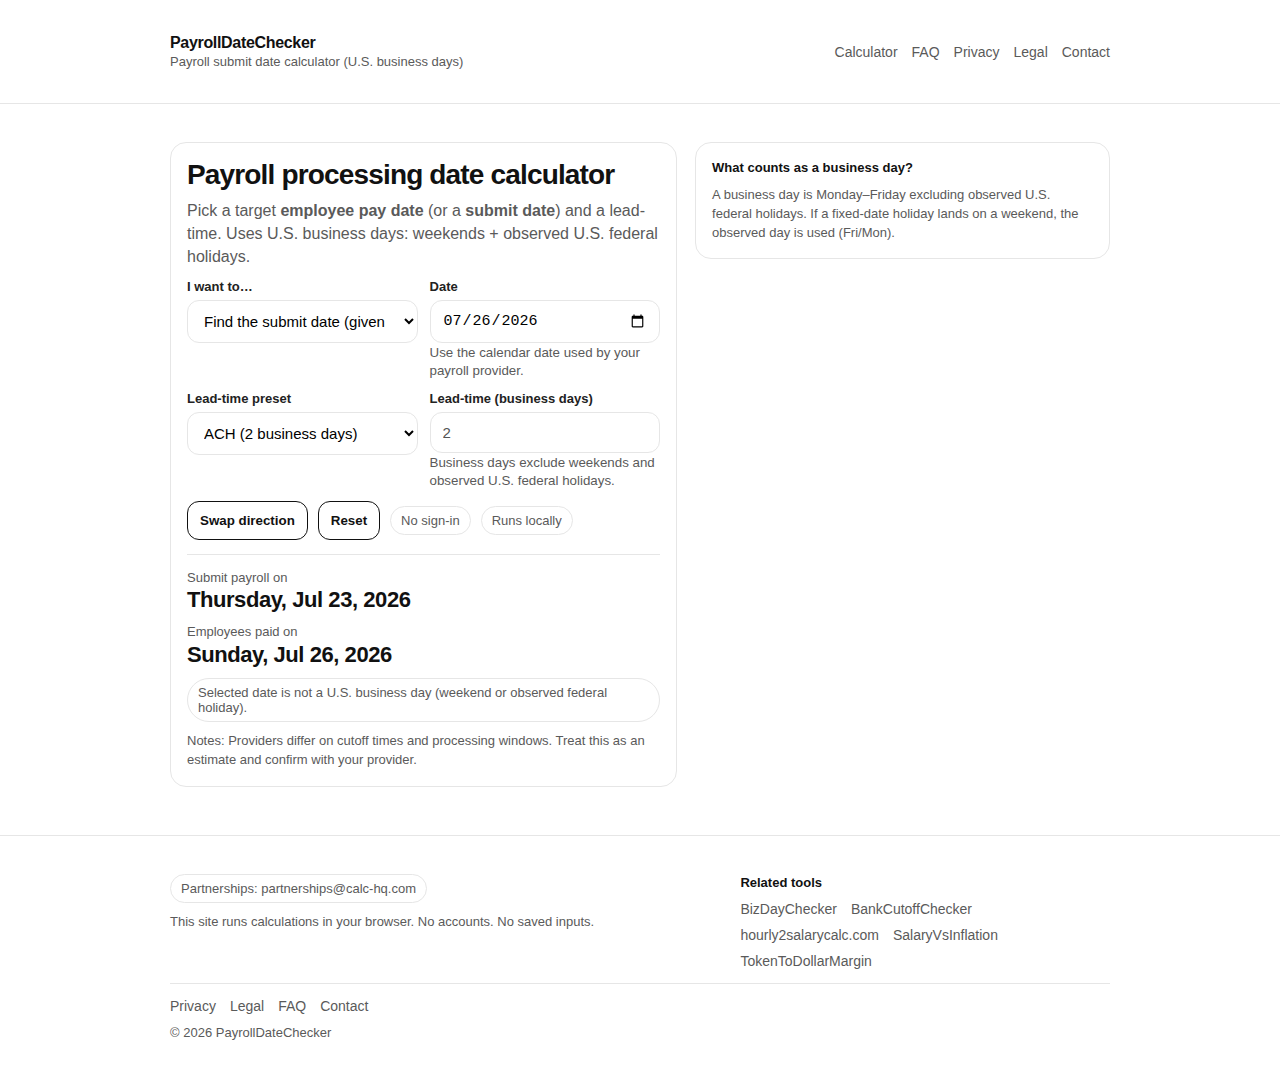
<file: index.html>
<!doctype html>
<html lang="en">
<head>

  <meta charset="utf-8" />
  <meta name="viewport" content="width=device-width, initial-scale=1" />
  <title>Calculator | PayrollDateChecker</title>
  <meta name="description" content="Estimate payroll submit dates and employee pay dates using U.S. business-day rules (weekends + observed U.S. federal holidays)." />
  <link rel="canonical" href="https://payrolldatechecker.com/" />
  <link rel="icon" href="/assets/favicon.svg" type="image/svg+xml" />
  <meta name="google-adsense-account" content="ca-pub-7744853829365165" />
  <!-- Google AdSense (verification + in-page ads) -->
  <script async src="https://pagead2.googlesyndication.com/pagead/js/adsbygoogle.js?client=ca-pub-7744853829365165" crossorigin="anonymous"></script>
  <link rel="stylesheet" href="/assets/styles.css" />

</head>
<body>
<header>
  <div class="container">
    <div class="nav">
      <a class="brand" href="/">
        <span class="t">PayrollDateChecker</span>
        <span class="s">Payroll submit date calculator (U.S. business days)</span>
      </a>
      <nav class="navlinks" aria-label="Site navigation">
        <a href="/">Calculator</a>
        <a href="/faq.html">FAQ</a>
        <a href="/privacy.html">Privacy</a>
        <a href="/legal.html">Legal</a>
        <a href="/contact.html">Contact</a>
      </nav>
    </div>
  </div>
</header>

<main>
  <div class="container">
    
<section class="hero">
  <div class="card">
    <h1 class="h1">Payroll processing date calculator</h1>
    <p class="p">Pick a target <b>employee pay date</b> (or a <b>submit date</b>) and a lead-time. Uses U.S. business days: weekends + observed U.S. federal holidays.</p>

    <div class="grid">
      <div>
        <label for="direction">I want to…</label>
        <select id="direction" aria-label="Calculation direction">
          <option value="submit" selected>Find the submit date (given a pay date)</option>
          <option value="pay">Find the pay date (given a submit date)</option>
        </select>
      </div>
      <div>
        <label for="date">Date</label>
        <input id="date" type="date" aria-label="Base date" />
        <small>Use the calendar date used by your payroll provider.</small>
      </div>
      <div>
        <label for="preset">Lead-time preset</label>
        <select id="preset" aria-label="Lead time preset">
          <option value="ach_2" selected>ACH (2 business days)</option>
          <option value="ach_1">ACH next-day (1 business day)</option>
          <option value="same_day">Same-day (0 business days)</option>
          <option value="wire">Wire (0 business days)</option>
          <option value="check">Paper check (0 business days)</option>
          <option value="custom">Custom</option>
        </select>
      </div>
      <div>
        <label for="leadTime">Lead-time (business days)</label>
        <input id="leadTime" type="number" min="0" max="15" step="1" value="2" disabled aria-label="Lead time in business days" />
        <small>Business days exclude weekends and observed U.S. federal holidays.</small>
      </div>
    </div>

    <div class="row" style="margin-top:12px;">
      <button class="btn secondary" id="swap" type="button" aria-label="Swap calculator direction">Swap direction</button>
      <button class="btn secondary" id="reset" type="button" aria-label="Reset calculator">Reset</button>
      <span class="badge">No sign-in</span>
      <span class="badge">Runs locally</span>
    </div>

    <div class="hr"></div>

    <div id="results" class="kpi hidden" aria-live="polite">
      <div>
        <div class="note" id="primaryLabel">Submit payroll on</div>
        <div class="big" id="primaryDate">—</div>
      </div>
      <div>
        <div class="note" id="secondaryLabel">Employees paid on</div>
        <div class="big" id="secondaryDate">—</div>
      </div>
      <div id="warnings" class="monetize-stack hidden" aria-label="Warnings"></div>
      <div class="note">Notes: Providers differ on cutoff times and processing windows. Treat this as an estimate and confirm with your provider.</div>
    </div>
  </div>

  <div class="card">
    <div class="note" style="font-weight:900; color:#111;">What counts as a business day?</div>
    <div class="note" style="margin-top:8px;">
      A business day is Monday–Friday excluding observed U.S. federal holidays. If a fixed-date holiday lands on a weekend, the observed day is used (Fri/Mon).
    </div>
  </div>
</section>


  <aside class="monetize-stack" aria-label="Monetization zones">
    <div id="ad1" class="ad-area is-off" aria-label="Ad slot 1">
      <ins class="adsbygoogle" style="display:block" data-ad-client="ca-pub-7744853829365165" data-ad-slot="TOP_AD_SLOT_ID"
           data-ad-format="auto" data-full-width-responsive="true"></ins>
      <script>(adsbygoogle = window.adsbygoogle || []).push({});</script>
    </div>
    <div id="ad2" class="ad-area is-off" aria-label="Ad slot 2">
      <ins class="adsbygoogle" style="display:block" data-ad-client="ca-pub-7744853829365165" data-ad-slot="BOTTOM_AD_SLOT_ID"
           data-ad-format="auto" data-full-width-responsive="true"></ins>
      <script>(adsbygoogle = window.adsbygoogle || []).push({});</script>
    </div>
    <div id="sponsor" class="sponsor-area is-off" aria-label="Sponsor placement"></div>
  </aside>
  <script src="/assets/config.js"></script>
  <script src="/assets/app.js"></script>
  <script src="/assets/network.js"></script>


  </div>
</main>


<footer>
  <div class="container">
    <div class="footgrid">
      <div>
        <div class="badge">Partnerships: partnerships@calc-hq.com</div>
        <div class="note" style="margin-top:10px;">This site runs calculations in your browser. No accounts. No saved inputs.</div>
      </div>
      <div>
        <div class="note" style="font-weight:800; color:#111; margin-bottom:8px;">Related tools</div>
        <div class="footlinks">
          <a href="https://bizdaychecker.com">BizDayChecker</a>
          <a href="https://bankcutoffchecker.com">BankCutoffChecker</a>
          <a href="https://hourly2salarycalc.com">hourly2salarycalc.com</a>
          <a href="https://salaryvsinflation.com">SalaryVsInflation</a>
          <a href="https://tokentodollarmargin.com">TokenToDollarMargin</a>
        </div>
      </div>
    </div>
    <div class="hr"></div>
    <div class="footlinks">
      <a href="/privacy.html">Privacy</a>
      <a href="/legal.html">Legal</a>
      <a href="/faq.html">FAQ</a>
      <a href="/contact.html">Contact</a>
    </div>
    <div class="note" style="margin-top:10px;">© <span id="year"></span> PayrollDateChecker</div>
  </div>
</footer>

<script>document.getElementById("year").textContent = new Date().getFullYear();</script>
</body>
</html>
</file>
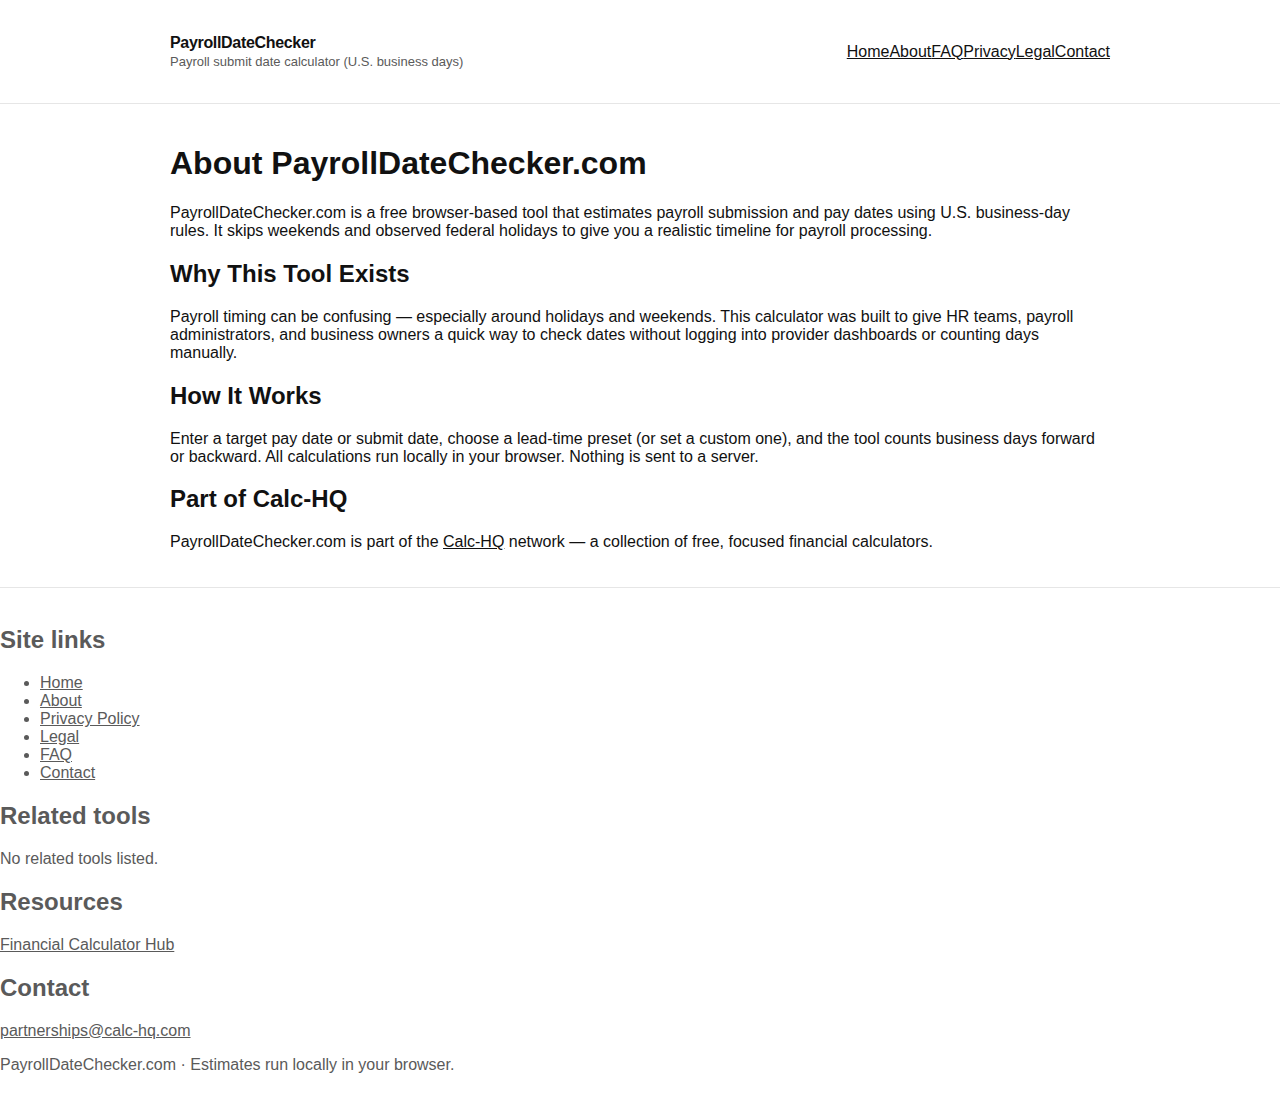
<file: about.html>
<!doctype html>
<html lang="en">
<head>
  <meta charset="utf-8" />
  <meta name="viewport" content="width=device-width, initial-scale=1" />
  <title>About | PayrollDateChecker.com</title>
  <meta name="description" content="About PayrollDateChecker.com — a free browser-based payroll date calculator using U.S. business-day rules." />
  <link rel="canonical" href="https://payrolldatechecker.com/about.html" />
  <meta name="robots" content="index, follow" />
  <meta name="google-adsense-account" content="ca-pub-7744853829365165" />
  <link rel="icon" href="/assets/favicon.svg" type="image/svg+xml" />
  <meta property="og:type" content="article" />
  <meta property="og:title" content="About | PayrollDateChecker.com" />
  <meta property="og:description" content="About PayrollDateChecker.com — a free browser-based payroll date calculator using U.S. business-day rules." />
  <meta property="og:url" content="https://payrolldatechecker.com/about.html" />
  <meta property="og:site_name" content="PayrollDateChecker.com" />
  <meta name="twitter:card" content="summary" />
  <meta name="twitter:title" content="About | PayrollDateChecker.com" />
  <meta name="twitter:description" content="About PayrollDateChecker.com — a free browser-based payroll date calculator using U.S. business-day rules." />
  <script async src="https://pagead2.googlesyndication.com/pagead/js/adsbygoogle.js?client=ca-pub-7744853829365165" crossorigin="anonymous"></script>
  <link rel="stylesheet" href="/assets/styles.css?v=layout-repair-0429" />
<script type="application/ld+json">
{
  "@context": "https://schema.org",
  "@type": "WebPage",
  "name": "About",
  "url": "https://payrolldatechecker.com/about.html",
  "description": "About PayrollDateChecker.com, a free browser-based payroll processing date calculator."
}
</script>
</head>
<body>
<header>
  <div class="container">
    <div class="nav">
      <a class="brand" href="/">
        <span class="t">PayrollDateChecker</span>
        <span class="s">Payroll submit date calculator (U.S. business days)</span>
      </a>
      <div data-site-header-nav></div>
    </div>
  </div>
</header>

<main class="container">
  <section class="page-copy">
    <h1>About PayrollDateChecker.com</h1>
    <p>PayrollDateChecker.com is a free browser-based tool that estimates payroll submission and pay dates using U.S. business-day rules. It skips weekends and observed federal holidays to give you a realistic timeline for payroll processing.</p>

    <h2>Why This Tool Exists</h2>
    <p>Payroll timing can be confusing — especially around holidays and weekends. This calculator was built to give HR teams, payroll administrators, and business owners a quick way to check dates without logging into provider dashboards or counting days manually.</p>

    <h2>How It Works</h2>
    <p>Enter a target pay date or submit date, choose a lead-time preset (or set a custom one), and the tool counts business days forward or backward. All calculations run locally in your browser. Nothing is sent to a server.</p>

    <h2>Part of Calc-HQ</h2>
    <p>PayrollDateChecker.com is part of the <a href="https://calc-hq.com" target="_blank" rel="noopener">Calc-HQ</a> network — a collection of free, focused financial calculators.</p>
  </section>
</main>
<footer class="site-footer">
  <div class="wrap" id="related-calculators"></div>
  <div class="wrap" id="site-footer"></div>
</footer>

  <script>document.getElementById("year").textContent = new Date().getFullYear();</script>
  <script src="/network.js"></script>
  <script src="/assets/config.js" defer></script>
  <script src="/assets/app.js" defer></script>
  <script src="/ads.js" defer></script>
</body>
</html>
</file>
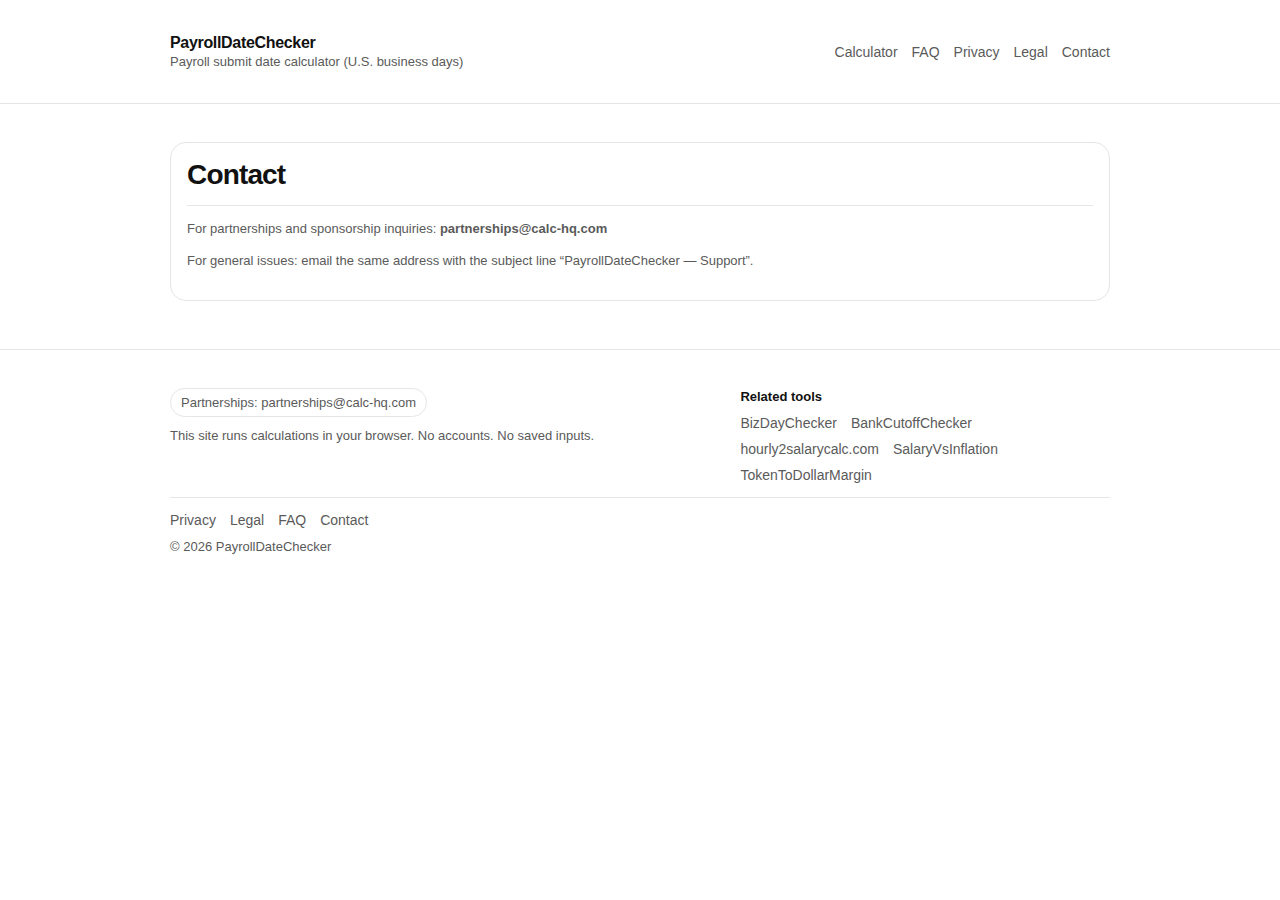
<file: contact.html>
<!doctype html>
<html lang="en">
<head>

  <meta charset="utf-8" />
  <meta name="viewport" content="width=device-width, initial-scale=1" />
  <title>Contact | PayrollDateChecker</title>
  <meta name="description" content="Estimate payroll submit dates and employee pay dates using U.S. business-day rules (weekends + observed U.S. federal holidays)." />
  <link rel="canonical" href="https://payrolldatechecker.com/contact.html" />
  <link rel="icon" href="/assets/favicon.svg" type="image/svg+xml" />
  <meta name="google-adsense-account" content="ca-pub-7744853829365165" />
  <!-- Google AdSense (verification + in-page ads) -->
  <script async src="https://pagead2.googlesyndication.com/pagead/js/adsbygoogle.js?client=ca-pub-7744853829365165" crossorigin="anonymous"></script>
  <link rel="stylesheet" href="/assets/styles.css" />

</head>
<body>
<header>
  <div class="container">
    <div class="nav">
      <a class="brand" href="/">
        <span class="t">PayrollDateChecker</span>
        <span class="s">Payroll submit date calculator (U.S. business days)</span>
      </a>
      <nav class="navlinks" aria-label="Site navigation">
        <a href="/">Calculator</a>
        <a href="/faq.html">FAQ</a>
        <a href="/privacy.html">Privacy</a>
        <a href="/legal.html">Legal</a>
        <a href="/contact.html">Contact</a>
      </nav>
    </div>
  </div>
</header>

<main>
  <div class="container">
    
<div class="card">
  <h1 class="h1">Contact</h1>
  <div class="hr"></div>
  <p class="note">For partnerships and sponsorship inquiries: <b>partnerships@calc-hq.com</b></p>
  <p class="note">For general issues: email the same address with the subject line “PayrollDateChecker — Support”.</p>
</div>

  <aside class="monetize-stack" aria-label="Monetization zones">
    <div id="ad1" class="ad-area is-off" aria-label="Ad slot 1">
      <ins class="adsbygoogle" style="display:block" data-ad-client="ca-pub-7744853829365165" data-ad-slot="TOP_AD_SLOT_ID"
           data-ad-format="auto" data-full-width-responsive="true"></ins>
      <script>(adsbygoogle = window.adsbygoogle || []).push({});</script>
    </div>
    <div id="ad2" class="ad-area is-off" aria-label="Ad slot 2">
      <ins class="adsbygoogle" style="display:block" data-ad-client="ca-pub-7744853829365165" data-ad-slot="BOTTOM_AD_SLOT_ID"
           data-ad-format="auto" data-full-width-responsive="true"></ins>
      <script>(adsbygoogle = window.adsbygoogle || []).push({});</script>
    </div>
    <div id="sponsor" class="sponsor-area is-off" aria-label="Sponsor placement"></div>
  </aside>
  <script src="/assets/config.js"></script>
  <script src="/assets/app.js"></script>
  <script src="/assets/network.js"></script>


  </div>
</main>


<footer>
  <div class="container">
    <div class="footgrid">
      <div>
        <div class="badge">Partnerships: partnerships@calc-hq.com</div>
        <div class="note" style="margin-top:10px;">This site runs calculations in your browser. No accounts. No saved inputs.</div>
      </div>
      <div>
        <div class="note" style="font-weight:800; color:#111; margin-bottom:8px;">Related tools</div>
        <div class="footlinks">
          <a href="https://bizdaychecker.com">BizDayChecker</a>
          <a href="https://bankcutoffchecker.com">BankCutoffChecker</a>
          <a href="https://hourly2salarycalc.com">hourly2salarycalc.com</a>
          <a href="https://salaryvsinflation.com">SalaryVsInflation</a>
          <a href="https://tokentodollarmargin.com">TokenToDollarMargin</a>
        </div>
      </div>
    </div>
    <div class="hr"></div>
    <div class="footlinks">
      <a href="/privacy.html">Privacy</a>
      <a href="/legal.html">Legal</a>
      <a href="/faq.html">FAQ</a>
      <a href="/contact.html">Contact</a>
    </div>
    <div class="note" style="margin-top:10px;">© <span id="year"></span> PayrollDateChecker</div>
  </div>
</footer>

<script>document.getElementById("year").textContent = new Date().getFullYear();</script>
</body>
</html>
</file>
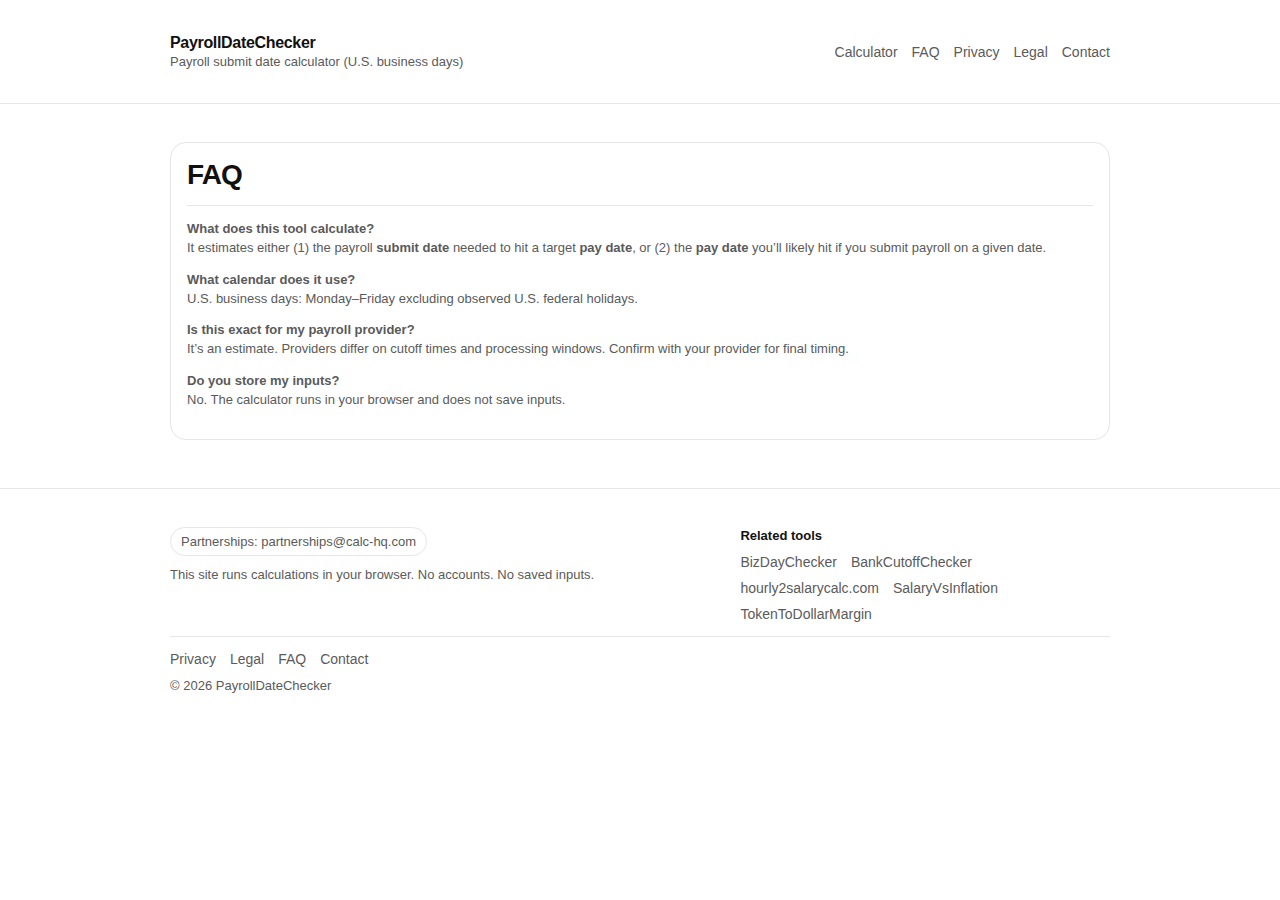
<file: faq.html>
<!doctype html>
<html lang="en">
<head>

  <meta charset="utf-8" />
  <meta name="viewport" content="width=device-width, initial-scale=1" />
  <title>FAQ | PayrollDateChecker</title>
  <meta name="description" content="Estimate payroll submit dates and employee pay dates using U.S. business-day rules (weekends + observed U.S. federal holidays)." />
  <link rel="canonical" href="https://payrolldatechecker.com/faq.html" />
  <link rel="icon" href="/assets/favicon.svg" type="image/svg+xml" />
  <meta name="google-adsense-account" content="ca-pub-7744853829365165" />
  <!-- Google AdSense (verification + in-page ads) -->
  <script async src="https://pagead2.googlesyndication.com/pagead/js/adsbygoogle.js?client=ca-pub-7744853829365165" crossorigin="anonymous"></script>
  <link rel="stylesheet" href="/assets/styles.css" />

</head>
<body>
<header>
  <div class="container">
    <div class="nav">
      <a class="brand" href="/">
        <span class="t">PayrollDateChecker</span>
        <span class="s">Payroll submit date calculator (U.S. business days)</span>
      </a>
      <nav class="navlinks" aria-label="Site navigation">
        <a href="/">Calculator</a>
        <a href="/faq.html">FAQ</a>
        <a href="/privacy.html">Privacy</a>
        <a href="/legal.html">Legal</a>
        <a href="/contact.html">Contact</a>
      </nav>
    </div>
  </div>
</header>

<main>
  <div class="container">
    
<div class="card">
  <h1 class="h1">FAQ</h1>
  <div class="hr"></div>
  <p class="note"><b>What does this tool calculate?</b><br/>It estimates either (1) the payroll <b>submit date</b> needed to hit a target <b>pay date</b>, or (2) the <b>pay date</b> you’ll likely hit if you submit payroll on a given date.</p>
  <p class="note"><b>What calendar does it use?</b><br/>U.S. business days: Monday–Friday excluding observed U.S. federal holidays.</p>
  <p class="note"><b>Is this exact for my payroll provider?</b><br/>It’s an estimate. Providers differ on cutoff times and processing windows. Confirm with your provider for final timing.</p>
  <p class="note"><b>Do you store my inputs?</b><br/>No. The calculator runs in your browser and does not save inputs.</p>
</div>

  <aside class="monetize-stack" aria-label="Monetization zones">
    <div id="ad1" class="ad-area is-off" aria-label="Ad slot 1">
      <ins class="adsbygoogle" style="display:block" data-ad-client="ca-pub-7744853829365165" data-ad-slot="TOP_AD_SLOT_ID"
           data-ad-format="auto" data-full-width-responsive="true"></ins>
      <script>(adsbygoogle = window.adsbygoogle || []).push({});</script>
    </div>
    <div id="ad2" class="ad-area is-off" aria-label="Ad slot 2">
      <ins class="adsbygoogle" style="display:block" data-ad-client="ca-pub-7744853829365165" data-ad-slot="BOTTOM_AD_SLOT_ID"
           data-ad-format="auto" data-full-width-responsive="true"></ins>
      <script>(adsbygoogle = window.adsbygoogle || []).push({});</script>
    </div>
    <div id="sponsor" class="sponsor-area is-off" aria-label="Sponsor placement"></div>
  </aside>
  <script src="/assets/config.js"></script>
  <script src="/assets/app.js"></script>
  <script src="/assets/network.js"></script>


  </div>
</main>


<footer>
  <div class="container">
    <div class="footgrid">
      <div>
        <div class="badge">Partnerships: partnerships@calc-hq.com</div>
        <div class="note" style="margin-top:10px;">This site runs calculations in your browser. No accounts. No saved inputs.</div>
      </div>
      <div>
        <div class="note" style="font-weight:800; color:#111; margin-bottom:8px;">Related tools</div>
        <div class="footlinks">
          <a href="https://bizdaychecker.com">BizDayChecker</a>
          <a href="https://bankcutoffchecker.com">BankCutoffChecker</a>
          <a href="https://hourly2salarycalc.com">hourly2salarycalc.com</a>
          <a href="https://salaryvsinflation.com">SalaryVsInflation</a>
          <a href="https://tokentodollarmargin.com">TokenToDollarMargin</a>
        </div>
      </div>
    </div>
    <div class="hr"></div>
    <div class="footlinks">
      <a href="/privacy.html">Privacy</a>
      <a href="/legal.html">Legal</a>
      <a href="/faq.html">FAQ</a>
      <a href="/contact.html">Contact</a>
    </div>
    <div class="note" style="margin-top:10px;">© <span id="year"></span> PayrollDateChecker</div>
  </div>
</footer>

<script>document.getElementById("year").textContent = new Date().getFullYear();</script>
</body>
</html>
</file>
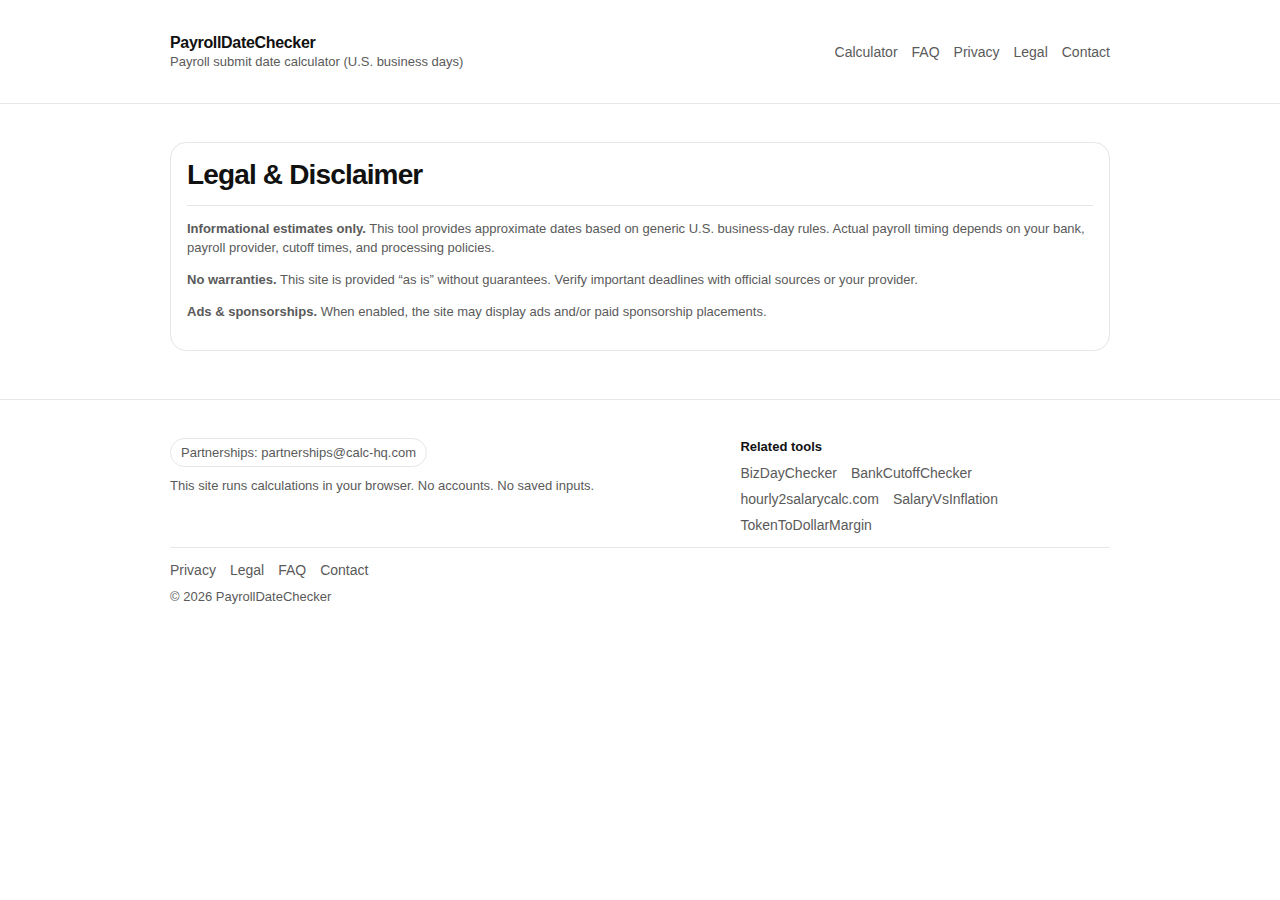
<file: legal.html>
<!doctype html>
<html lang="en">
<head>

  <meta charset="utf-8" />
  <meta name="viewport" content="width=device-width, initial-scale=1" />
  <title>Legal | PayrollDateChecker</title>
  <meta name="description" content="Estimate payroll submit dates and employee pay dates using U.S. business-day rules (weekends + observed U.S. federal holidays)." />
  <link rel="canonical" href="https://payrolldatechecker.com/legal.html" />
  <link rel="icon" href="/assets/favicon.svg" type="image/svg+xml" />
  <meta name="google-adsense-account" content="ca-pub-7744853829365165" />
  <!-- Google AdSense (verification + in-page ads) -->
  <script async src="https://pagead2.googlesyndication.com/pagead/js/adsbygoogle.js?client=ca-pub-7744853829365165" crossorigin="anonymous"></script>
  <link rel="stylesheet" href="/assets/styles.css" />

</head>
<body>
<header>
  <div class="container">
    <div class="nav">
      <a class="brand" href="/">
        <span class="t">PayrollDateChecker</span>
        <span class="s">Payroll submit date calculator (U.S. business days)</span>
      </a>
      <nav class="navlinks" aria-label="Site navigation">
        <a href="/">Calculator</a>
        <a href="/faq.html">FAQ</a>
        <a href="/privacy.html">Privacy</a>
        <a href="/legal.html">Legal</a>
        <a href="/contact.html">Contact</a>
      </nav>
    </div>
  </div>
</header>

<main>
  <div class="container">
    
<div class="card">
  <h1 class="h1">Legal & Disclaimer</h1>
  <div class="hr"></div>
  <p class="note"><b>Informational estimates only.</b> This tool provides approximate dates based on generic U.S. business-day rules. Actual payroll timing depends on your bank, payroll provider, cutoff times, and processing policies.</p>
  <p class="note"><b>No warranties.</b> This site is provided “as is” without guarantees. Verify important deadlines with official sources or your provider.</p>
  <p class="note"><b>Ads & sponsorships.</b> When enabled, the site may display ads and/or paid sponsorship placements.</p>
</div>

  <aside class="monetize-stack" aria-label="Monetization zones">
    <div id="ad1" class="ad-area is-off" aria-label="Ad slot 1">
      <ins class="adsbygoogle" style="display:block" data-ad-client="ca-pub-7744853829365165" data-ad-slot="TOP_AD_SLOT_ID"
           data-ad-format="auto" data-full-width-responsive="true"></ins>
      <script>(adsbygoogle = window.adsbygoogle || []).push({});</script>
    </div>
    <div id="ad2" class="ad-area is-off" aria-label="Ad slot 2">
      <ins class="adsbygoogle" style="display:block" data-ad-client="ca-pub-7744853829365165" data-ad-slot="BOTTOM_AD_SLOT_ID"
           data-ad-format="auto" data-full-width-responsive="true"></ins>
      <script>(adsbygoogle = window.adsbygoogle || []).push({});</script>
    </div>
    <div id="sponsor" class="sponsor-area is-off" aria-label="Sponsor placement"></div>
  </aside>
  <script src="/assets/config.js"></script>
  <script src="/assets/app.js"></script>
  <script src="/assets/network.js"></script>


  </div>
</main>


<footer>
  <div class="container">
    <div class="footgrid">
      <div>
        <div class="badge">Partnerships: partnerships@calc-hq.com</div>
        <div class="note" style="margin-top:10px;">This site runs calculations in your browser. No accounts. No saved inputs.</div>
      </div>
      <div>
        <div class="note" style="font-weight:800; color:#111; margin-bottom:8px;">Related tools</div>
        <div class="footlinks">
          <a href="https://bizdaychecker.com">BizDayChecker</a>
          <a href="https://bankcutoffchecker.com">BankCutoffChecker</a>
          <a href="https://hourly2salarycalc.com">hourly2salarycalc.com</a>
          <a href="https://salaryvsinflation.com">SalaryVsInflation</a>
          <a href="https://tokentodollarmargin.com">TokenToDollarMargin</a>
        </div>
      </div>
    </div>
    <div class="hr"></div>
    <div class="footlinks">
      <a href="/privacy.html">Privacy</a>
      <a href="/legal.html">Legal</a>
      <a href="/faq.html">FAQ</a>
      <a href="/contact.html">Contact</a>
    </div>
    <div class="note" style="margin-top:10px;">© <span id="year"></span> PayrollDateChecker</div>
  </div>
</footer>

<script>document.getElementById("year").textContent = new Date().getFullYear();</script>
</body>
</html>
</file>
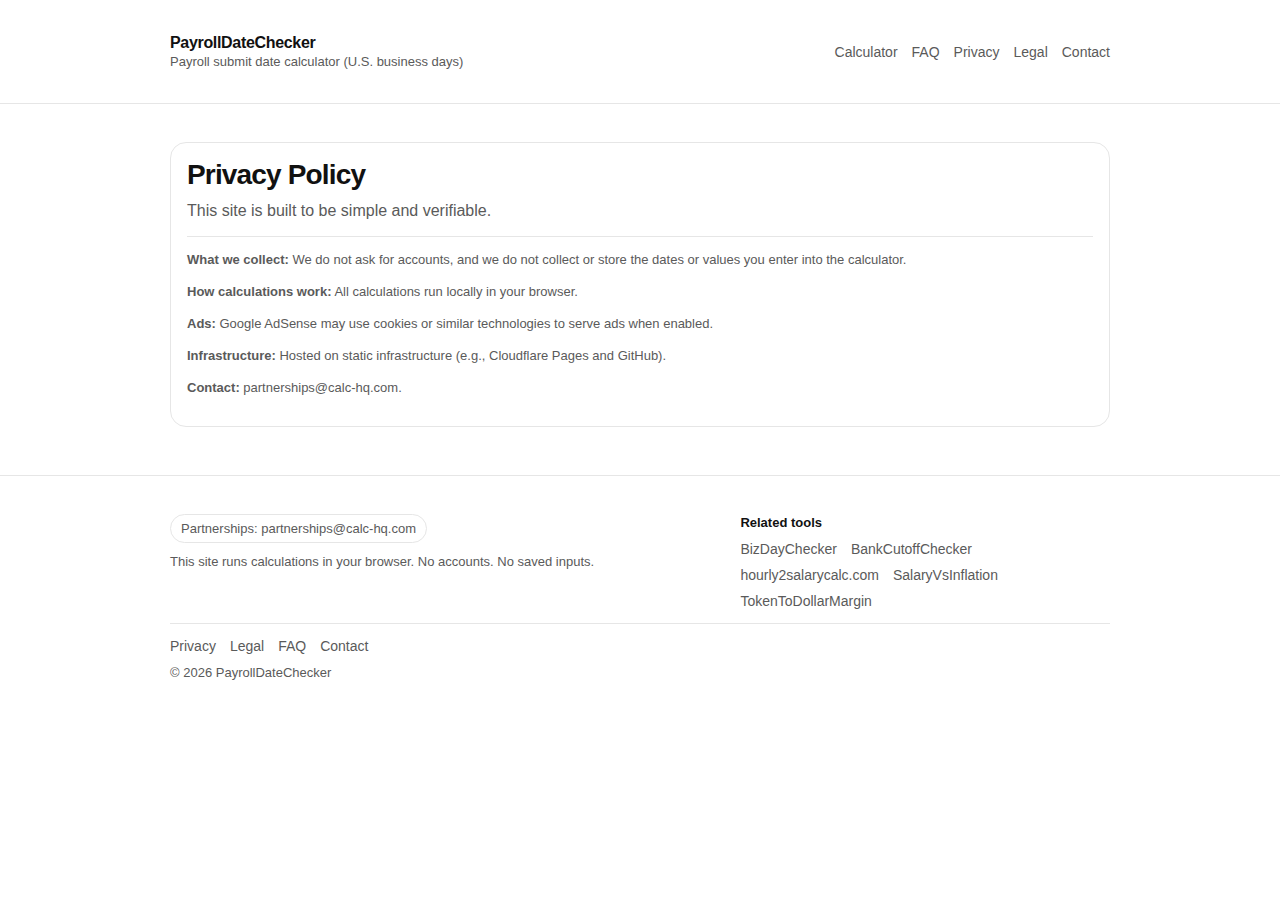
<file: privacy.html>
<!doctype html>
<html lang="en">
<head>

  <meta charset="utf-8" />
  <meta name="viewport" content="width=device-width, initial-scale=1" />
  <title>Privacy | PayrollDateChecker</title>
  <meta name="description" content="Estimate payroll submit dates and employee pay dates using U.S. business-day rules (weekends + observed U.S. federal holidays)." />
  <link rel="canonical" href="https://payrolldatechecker.com/privacy.html" />
  <link rel="icon" href="/assets/favicon.svg" type="image/svg+xml" />
  <meta name="google-adsense-account" content="ca-pub-7744853829365165" />
  <!-- Google AdSense (verification + in-page ads) -->
  <script async src="https://pagead2.googlesyndication.com/pagead/js/adsbygoogle.js?client=ca-pub-7744853829365165" crossorigin="anonymous"></script>
  <link rel="stylesheet" href="/assets/styles.css" />

</head>
<body>
<header>
  <div class="container">
    <div class="nav">
      <a class="brand" href="/">
        <span class="t">PayrollDateChecker</span>
        <span class="s">Payroll submit date calculator (U.S. business days)</span>
      </a>
      <nav class="navlinks" aria-label="Site navigation">
        <a href="/">Calculator</a>
        <a href="/faq.html">FAQ</a>
        <a href="/privacy.html">Privacy</a>
        <a href="/legal.html">Legal</a>
        <a href="/contact.html">Contact</a>
      </nav>
    </div>
  </div>
</header>

<main>
  <div class="container">
    
<div class="card">
  <h1 class="h1">Privacy Policy</h1>
  <p class="p">This site is built to be simple and verifiable.</p>
  <div class="hr"></div>
  <p class="note"><b>What we collect:</b> We do not ask for accounts, and we do not collect or store the dates or values you enter into the calculator.</p>
  <p class="note"><b>How calculations work:</b> All calculations run locally in your browser.</p>
  <p class="note"><b>Ads:</b> Google AdSense may use cookies or similar technologies to serve ads when enabled.</p>
  <p class="note"><b>Infrastructure:</b> Hosted on static infrastructure (e.g., Cloudflare Pages and GitHub).</p>
  <p class="note"><b>Contact:</b> partnerships@calc-hq.com.</p>
</div>

  <aside class="monetize-stack" aria-label="Monetization zones">
    <div id="ad1" class="ad-area is-off" aria-label="Ad slot 1">
      <ins class="adsbygoogle" style="display:block" data-ad-client="ca-pub-7744853829365165" data-ad-slot="TOP_AD_SLOT_ID"
           data-ad-format="auto" data-full-width-responsive="true"></ins>
      <script>(adsbygoogle = window.adsbygoogle || []).push({});</script>
    </div>
    <div id="ad2" class="ad-area is-off" aria-label="Ad slot 2">
      <ins class="adsbygoogle" style="display:block" data-ad-client="ca-pub-7744853829365165" data-ad-slot="BOTTOM_AD_SLOT_ID"
           data-ad-format="auto" data-full-width-responsive="true"></ins>
      <script>(adsbygoogle = window.adsbygoogle || []).push({});</script>
    </div>
    <div id="sponsor" class="sponsor-area is-off" aria-label="Sponsor placement"></div>
  </aside>
  <script src="/assets/config.js"></script>
  <script src="/assets/app.js"></script>
  <script src="/assets/network.js"></script>


  </div>
</main>


<footer>
  <div class="container">
    <div class="footgrid">
      <div>
        <div class="badge">Partnerships: partnerships@calc-hq.com</div>
        <div class="note" style="margin-top:10px;">This site runs calculations in your browser. No accounts. No saved inputs.</div>
      </div>
      <div>
        <div class="note" style="font-weight:800; color:#111; margin-bottom:8px;">Related tools</div>
        <div class="footlinks">
          <a href="https://bizdaychecker.com">BizDayChecker</a>
          <a href="https://bankcutoffchecker.com">BankCutoffChecker</a>
          <a href="https://hourly2salarycalc.com">hourly2salarycalc.com</a>
          <a href="https://salaryvsinflation.com">SalaryVsInflation</a>
          <a href="https://tokentodollarmargin.com">TokenToDollarMargin</a>
        </div>
      </div>
    </div>
    <div class="hr"></div>
    <div class="footlinks">
      <a href="/privacy.html">Privacy</a>
      <a href="/legal.html">Legal</a>
      <a href="/faq.html">FAQ</a>
      <a href="/contact.html">Contact</a>
    </div>
    <div class="note" style="margin-top:10px;">© <span id="year"></span> PayrollDateChecker</div>
  </div>
</footer>

<script>document.getElementById("year").textContent = new Date().getFullYear();</script>
</body>
</html>
</file>
<file: assets/styles.css>
:root { --max: 980px; --radius: 16px; --border: #e6e6e6; --muted: #5a5a5a; }
*{ box-sizing:border-box; }
body{ margin:0; font-family:-apple-system,BlinkMacSystemFont,"Segoe UI",Roboto,Arial,sans-serif; color:#111; background:#fff; }
a{ color:inherit; }
.container{ max-width:var(--max); margin:0 auto; padding:20px; }
header{ border-bottom:1px solid var(--border); }
.nav{ display:flex; align-items:center; justify-content:space-between; gap:16px; padding:14px 0; }
.brand{ display:flex; flex-direction:column; gap:2px; text-decoration:none; }
.brand .t{ font-weight:800; letter-spacing:-0.02em; }
.brand .s{ color:var(--muted); font-size:13px; }
.navlinks{ display:flex; flex-wrap:wrap; gap:14px; }
.navlinks a{ text-decoration:none; color:var(--muted); font-size:14px; }
.navlinks a:hover{ color:#111; }
main{ padding:18px 0 28px; }
.hero{ display:grid; grid-template-columns:1.1fr 0.9fr; gap:18px; align-items:start; }
@media (max-width:860px){ .hero{ grid-template-columns:1fr; } }
.card{ border:1px solid var(--border); border-radius:var(--radius); padding:16px; }
.h1{ font-size:28px; font-weight:800; letter-spacing:-0.03em; margin:0 0 8px; }
.p{ margin:0 0 10px; color:var(--muted); line-height:1.45; }
.grid{ display:grid; grid-template-columns:1fr 1fr; gap:12px; }
@media (max-width:640px){ .grid{ grid-template-columns:1fr; } }
label{ font-size:13px; color:#222; font-weight:700; display:block; margin-bottom:6px; }
input, select{ width:100%; padding:11px 12px; border-radius:12px; border:1px solid var(--border); font-size:15px; background:#fff; }
small{ color:var(--muted); }
.row{ display:flex; gap:10px; flex-wrap:wrap; align-items:center; }
.btn{ display:inline-flex; align-items:center; justify-content:center; padding:11px 12px; border-radius:12px; border:1px solid #111; background:#111; color:#fff; font-weight:800; cursor:pointer; }
.btn.secondary{ background:#fff; color:#111; }
.btn:disabled{ opacity:0.6; cursor:not-allowed; }
.kpi{ display:grid; gap:10px; }
.kpi .big{ font-size:22px; font-weight:900; letter-spacing:-0.02em; }
.badge{ display:inline-flex; gap:8px; align-items:center; border:1px solid var(--border); padding:6px 10px; border-radius:999px; color:var(--muted); font-size:13px; }
.hr{ height:1px; background:var(--border); margin:14px 0; }
.note{ font-size:13px; color:var(--muted); line-height:1.45; }
footer{ border-top:1px solid var(--border); padding:18px 0; color:var(--muted); }
.footgrid{ display:grid; grid-template-columns:1.2fr 0.8fr; gap:16px; }
@media (max-width:860px){ .footgrid{ grid-template-columns:1fr; } }
.footlinks{ display:flex; flex-wrap:wrap; gap:10px 14px; }
.footlinks a{ text-decoration:none; color:var(--muted); font-size:14px; }
.footlinks a:hover{ color:#111; }

/* Reserved monetization zones (OFF by default) */
.monetize-stack{ display:grid; gap:10px; }
.ad-area, .sponsor-area{
  width:100%;
  min-height:90px;
  border-radius:var(--radius);
  overflow:hidden;
}
.is-off{ display:none !important; }

/* Accessibility: visible focus ring */
a:focus-visible, button:focus-visible, input:focus-visible, select:focus-visible{
  outline: 3px solid #111;
  outline-offset: 2px;
}

/* Content explanation sections (AdSense content depth) */
.calculator-explanation {
  background: #fff;
  border: 1px solid var(--border);
  border-radius: var(--radius);
  padding: 20px 24px;
  margin-top: 16px;
  line-height: 1.7;
  color: #111;
}
.calculator-explanation h2 {
  font-size: 18px;
  font-weight: 800;
  letter-spacing: -0.02em;
  margin: 0 0 10px;
}
.calculator-explanation h3 {
  font-size: 15px;
  font-weight: 700;
  margin: 14px 0 4px;
}
.calculator-explanation p {
  font-size: 14px;
  color: var(--muted);
  margin: 0 0 10px;
}
.calculator-explanation ul,
.calculator-explanation ol {
  font-size: 14px;
  color: var(--muted);
  margin: 0 0 10px;
  padding-left: 20px;
}
.calculator-explanation li {
  margin-bottom: 4px;
}
</file>
